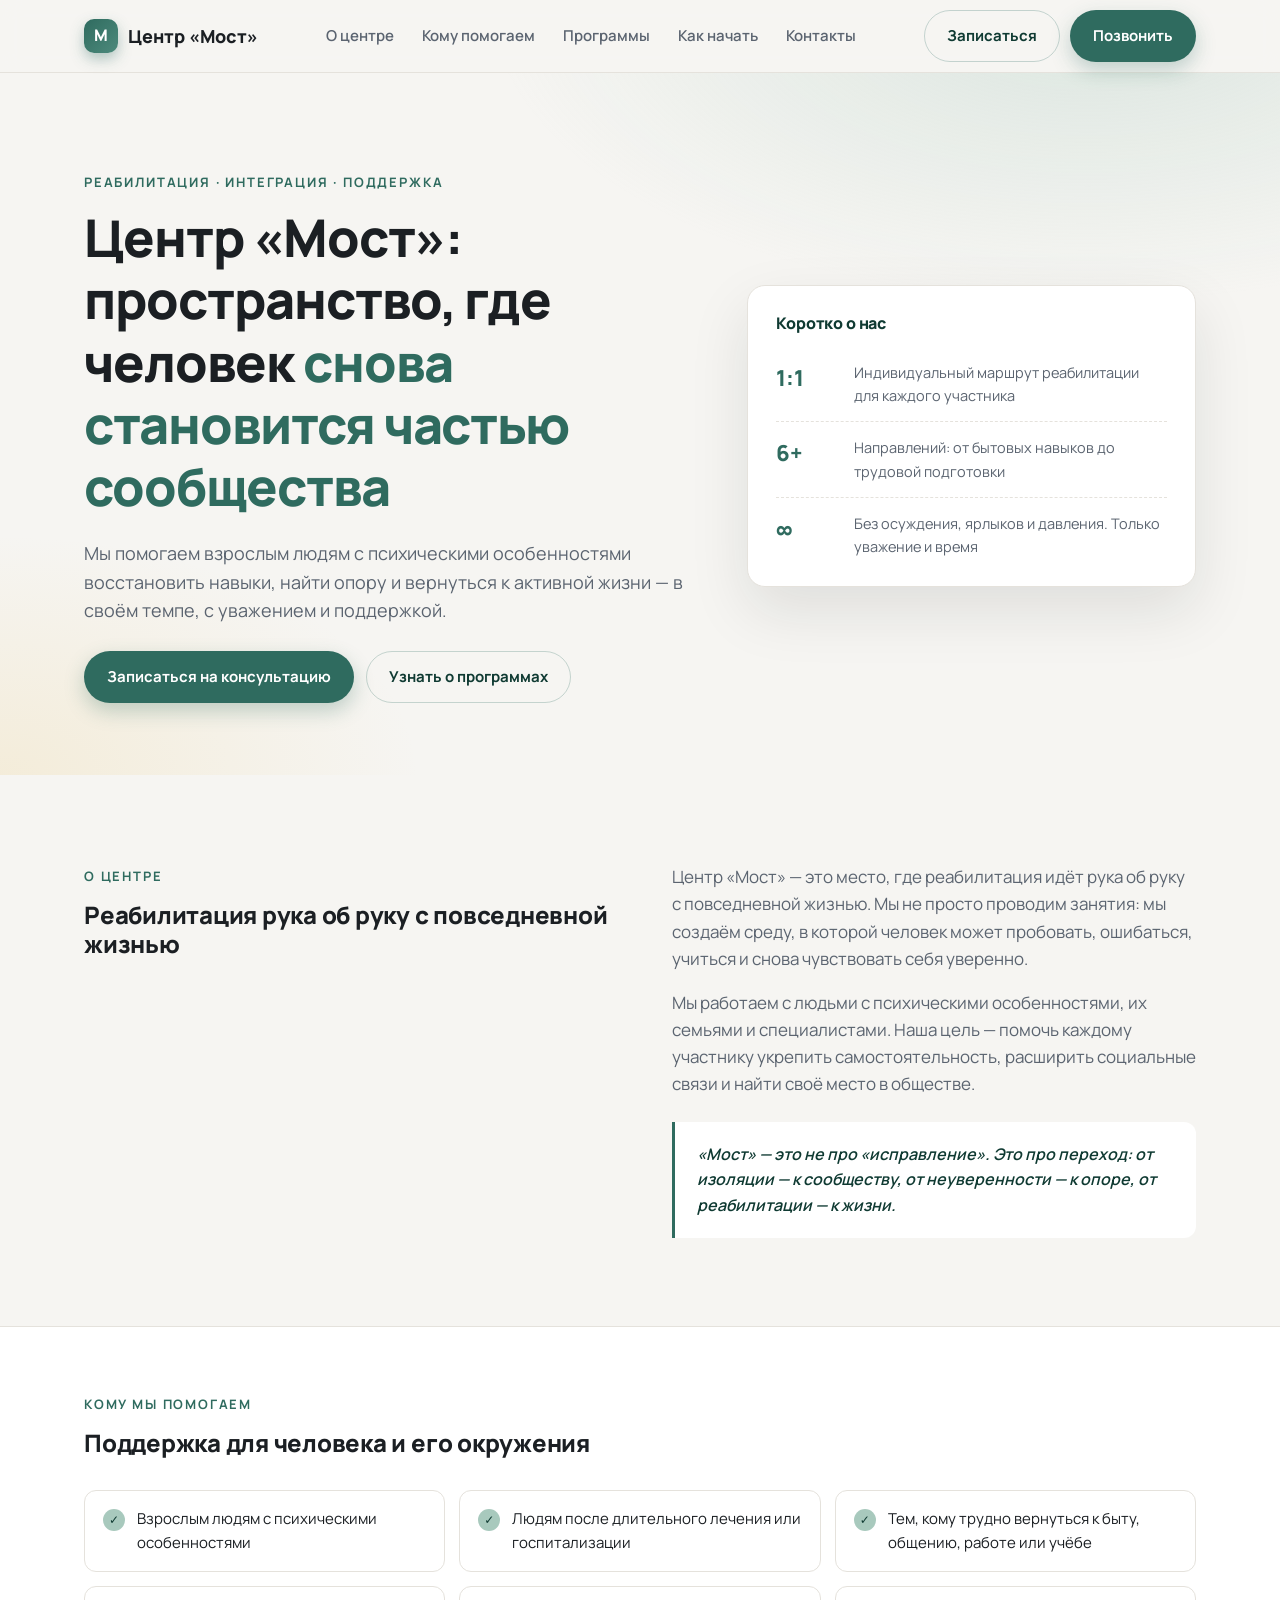
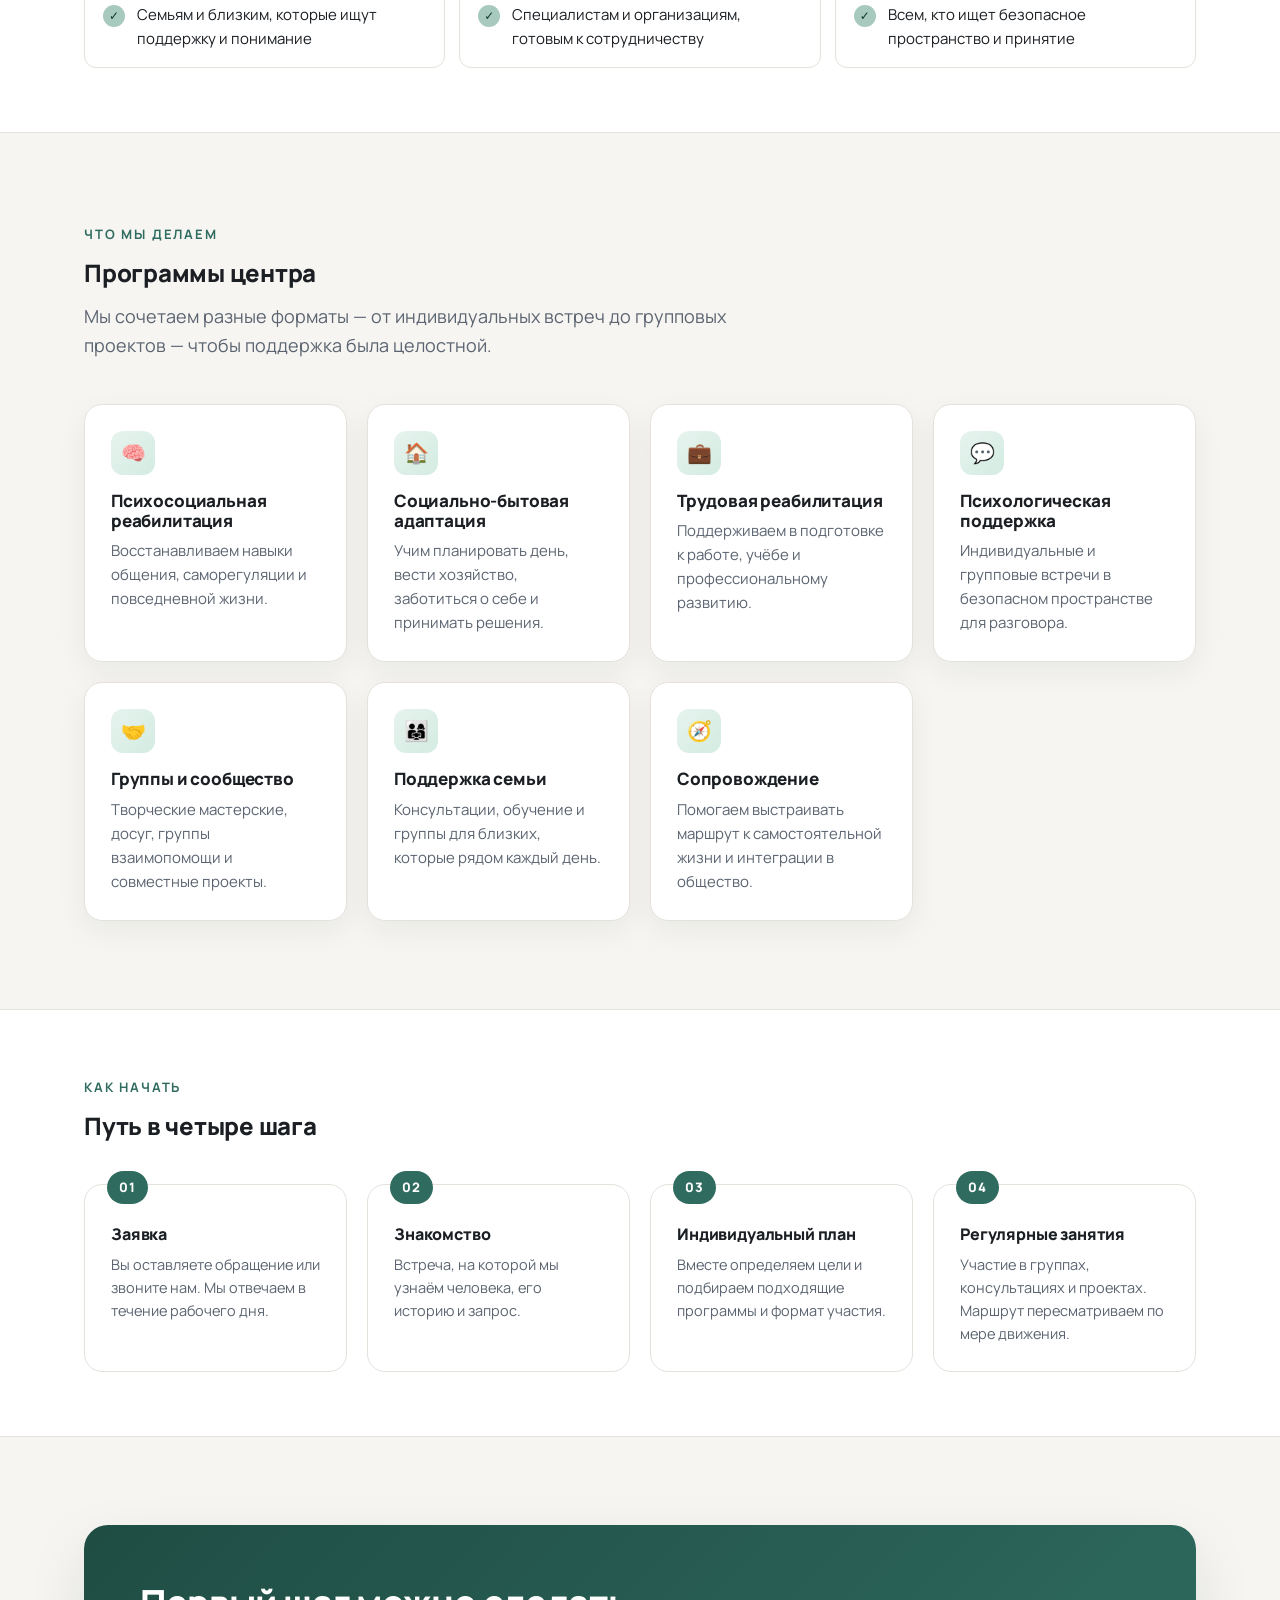
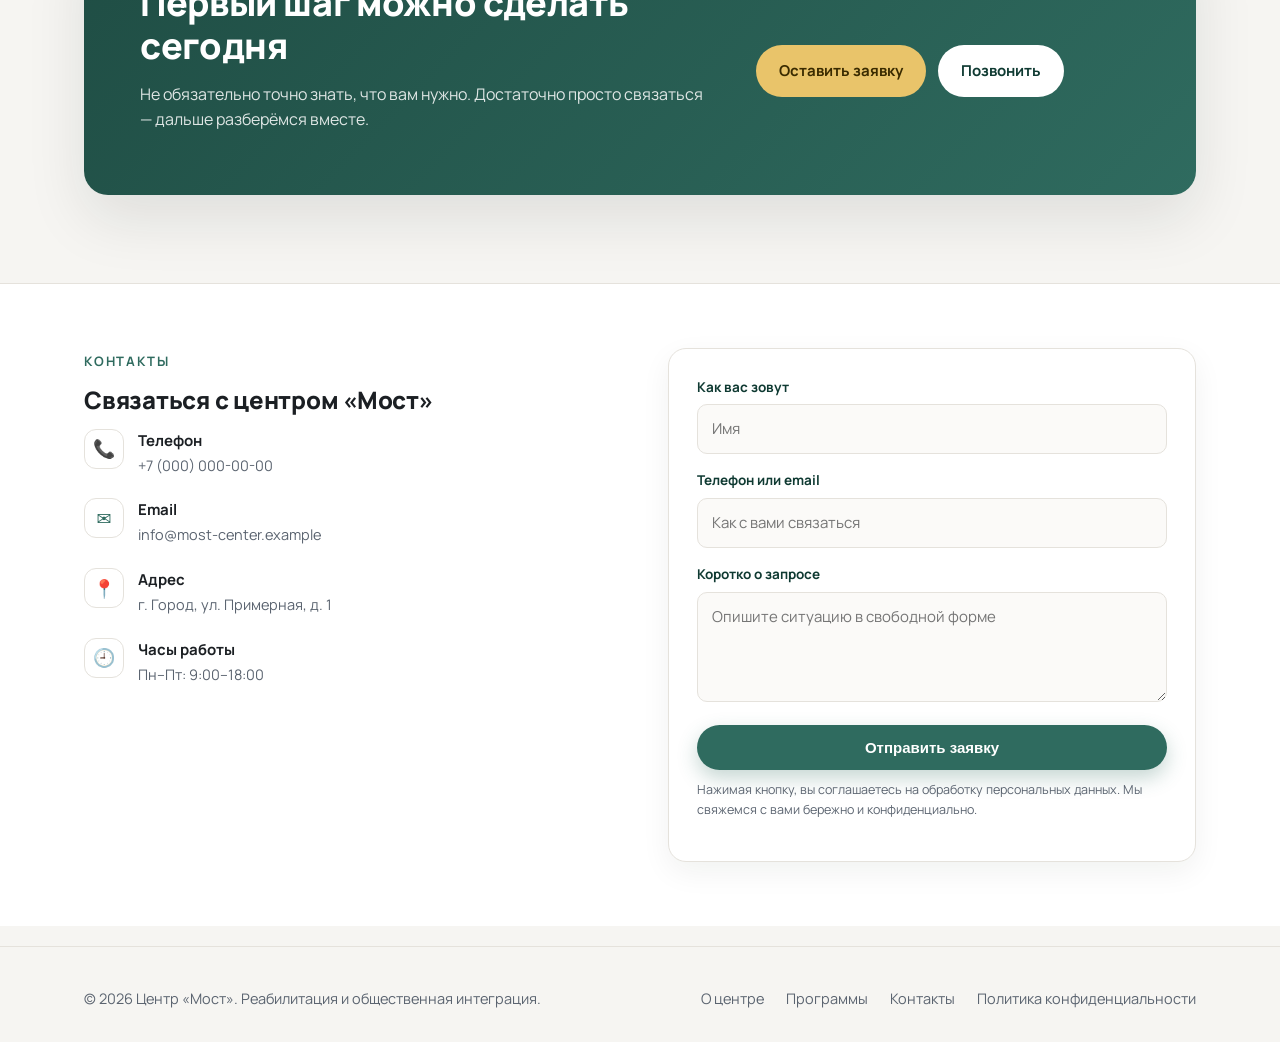
<file: templates/test/index.html>
<!DOCTYPE html>
<html lang="ru">
<head>
  <meta charset="UTF-8">
  <meta name="viewport" content="width=device-width, initial-scale=1.0">
  <title>Центр «Мост» — реабилитация и общественная интеграция</title>
  <meta name="description" content="Центр «Мост» — психосоциальная реабилитация и общественная интеграция людей с психическими особенностями. Поддержка, сопровождение, группы, помощь семье.">
  <link rel="preconnect" href="https://fonts.googleapis.com">
  <link rel="preconnect" href="https://fonts.gstatic.com" crossorigin>
  <link href="https://fonts.googleapis.com/css2?family=Manrope:wght@400;500;600;700;800&display=swap" rel="stylesheet">
  <style>
    :root{
      --bg:#f6f5f2;
      --surface:#ffffff;
      --ink:#1b1f23;
      --muted:#5b6470;
      --line:#e5e2dc;
      --brand:#2f6b5f;
      --brand-2:#a8c9bd;
      --brand-ink:#0f3a32;
      --accent:#e9c46a;
      --radius:18px;
      --radius-sm:12px;
      --shadow:0 10px 30px rgba(20,30,25,.06);
      --shadow-lg:0 24px 60px rgba(20,30,25,.10);
      --maxw:1160px;
    }

    *,*::before,*::after{box-sizing:border-box}
    html{scroll-behavior:smooth}
    body{
      margin:0;
      font-family:'Manrope',system-ui,-apple-system,Segoe UI,Roboto,sans-serif;
      color:var(--ink);
      background:var(--bg);
      line-height:1.6;
      -webkit-font-smoothing:antialiased;
    }
    img{max-width:100%;display:block}
    a{color:inherit;text-decoration:none}
    h1,h2,h3,h4{line-height:1.2;margin:0 0 .6em;font-weight:800;letter-spacing:-.01em}
    p{margin:0 0 1em}
    ul{margin:0;padding:0;list-style:none}

    .wrap{max-width:var(--maxw);margin:0 auto;padding:0 24px}
    .section{padding:88px 0}
    .section--tight{padding:64px 0}
    .eyebrow{
      display:inline-block;
      font-size:13px;
      font-weight:700;
      letter-spacing:.14em;
      text-transform:uppercase;
      color:var(--brand);
      margin-bottom:14px;
    }
    .lead{font-size:18px;color:var(--muted);max-width:60ch}

    /* Header */
    header.site{
      position:sticky;top:0;z-index:50;
      background:rgba(246,245,242,.85);
      backdrop-filter:blur(10px);
      border-bottom:1px solid var(--line);
    }
    .nav{
      display:flex;align-items:center;justify-content:space-between;
      height:72px;
    }
    .logo{
      display:flex;align-items:center;gap:10px;font-weight:800;font-size:18px;
    }
    .logo-mark{
      width:34px;height:34px;border-radius:10px;
      background:linear-gradient(135deg,var(--brand) 0%, #4d8a7c 100%);
      display:grid;place-items:center;color:#fff;font-size:16px;font-weight:800;
      box-shadow:0 6px 14px rgba(47,107,95,.35);
    }
    .nav-links{display:flex;gap:28px;align-items:center}
    .nav-links a{font-size:15px;font-weight:600;color:var(--muted);transition:color .2s}
    .nav-links a:hover{color:var(--brand)}
    .btn{
      display:inline-flex;align-items:center;justify-content:center;gap:8px;
      padding:13px 22px;border-radius:999px;font-weight:700;font-size:15px;
      border:1px solid transparent;cursor:pointer;transition:.2s;white-space:nowrap;
    }
    .btn--primary{background:var(--brand);color:#fff;box-shadow:0 8px 20px rgba(47,107,95,.28)}
    .btn--primary:hover{background:var(--brand-ink);transform:translateY(-1px)}
    .btn--ghost{background:transparent;color:var(--brand-ink);border-color:rgba(47,107,95,.25)}
    .btn--ghost:hover{background:#fff;border-color:var(--brand)}
    .btn--light{background:#fff;color:var(--brand-ink)}
    .btn--light:hover{background:#f0faf7}
    .nav-cta{display:flex;gap:10px;align-items:center}
    .burger{display:none;background:none;border:0;padding:8px;cursor:pointer}
    .burger span{display:block;width:22px;height:2px;background:var(--ink);margin:5px 0;border-radius:2px}

    /* Hero */
    .hero{
      padding:96px 0 72px;
      background:
        radial-gradient(1000px 500px at 85% -10%, rgba(168,201,189,.35), transparent 60%),
        radial-gradient(700px 400px at 0% 100%, rgba(233,196,106,.18), transparent 60%);
    }
    .hero-grid{
      display:grid;grid-template-columns:1.15fr .85fr;gap:56px;align-items:center;
    }
    .hero h1{
      font-size:clamp(32px,4.2vw,52px);
      letter-spacing:-.02em;
      margin-bottom:20px;
    }
    .hero h1 .accent{
      color:var(--brand);
      position:relative;
    }
    .hero-actions{display:flex;gap:12px;flex-wrap:wrap;margin-top:26px}
    .hero-card{
      background:var(--surface);
      border-radius:var(--radius);
      box-shadow:var(--shadow-lg);
      padding:28px;
      border:1px solid var(--line);
    }
    .hero-card h3{font-size:16px;margin-bottom:14px;color:var(--brand-ink)}
    .stat{display:flex;gap:14px;align-items:flex-start;padding:14px 0;border-bottom:1px dashed var(--line)}
    .stat:last-child{border-bottom:0;padding-bottom:0}
    .stat-num{font-weight:800;font-size:22px;color:var(--brand);min-width:64px}
    .stat-text{font-size:14.5px;color:var(--muted)}

    /* About */
    .about-grid{display:grid;grid-template-columns:1fr 1fr;gap:64px;align-items:start}
    .about-text p{color:var(--muted);font-size:17px}
    .quote{
      margin-top:24px;padding:20px 22px;border-left:3px solid var(--brand);
      background:#fff;border-radius:0 var(--radius-sm) var(--radius-sm) 0;
      font-style:italic;color:var(--brand-ink);font-weight:600;
    }

    /* Cards */
    .cards{
      display:grid;grid-template-columns:repeat(auto-fit,minmax(260px,1fr));
      gap:20px;margin-top:44px;
    }
    .card{
      background:var(--surface);border:1px solid var(--line);
      border-radius:var(--radius);padding:26px;
      transition:.25s;box-shadow:var(--shadow);
    }
    .card:hover{transform:translateY(-4px);box-shadow:var(--shadow-lg);border-color:var(--brand-2)}
    .card-icon{
      width:44px;height:44px;border-radius:12px;display:grid;place-items:center;
      background:linear-gradient(135deg,#e7f3ee,#d3ece2);color:var(--brand);
      font-size:20px;margin-bottom:16px;
    }
    .card h3{font-size:17px;margin-bottom:8px}
    .card p{color:var(--muted);font-size:15px;margin:0}

    /* Audience */
    .audience-list{display:grid;grid-template-columns:repeat(auto-fit,minmax(280px,1fr));gap:14px;margin-top:32px}
    .audience-item{
      display:flex;gap:12px;align-items:flex-start;
      background:#fff;border:1px solid var(--line);border-radius:var(--radius-sm);
      padding:16px 18px;font-size:15px;
    }
    .audience-item .dot{
      flex:0 0 auto;width:22px;height:22px;border-radius:50%;
      background:var(--brand-2);color:var(--brand-ink);
      display:grid;place-items:center;font-size:12px;font-weight:800;margin-top:2px;
    }

    /* Steps */
    .steps{
      display:grid;grid-template-columns:repeat(auto-fit,minmax(220px,1fr));
      gap:20px;margin-top:44px;counter-reset:step;
    }
    .step{
      background:#fff;border:1px solid var(--line);border-radius:var(--radius);
      padding:26px;position:relative;
    }
    .step::before{
      counter-increment:step;content:counter(step,decimal-leading-zero);
      position:absolute;top:-14px;left:22px;
      background:var(--brand);color:#fff;font-weight:800;font-size:13px;
      padding:6px 12px;border-radius:999px;letter-spacing:.06em;
    }
    .step h4{font-size:16px;margin:14px 0 8px}
    .step p{color:var(--muted);font-size:14.5px;margin:0}

    /* CTA */
    .cta{
      background:linear-gradient(135deg,#1f4d44 0%, #2f6b5f 100%);
      color:#fff;border-radius:24px;padding:56px;
      display:grid;grid-template-columns:1.2fr .8fr;gap:40px;align-items:center;
      box-shadow:var(--shadow-lg);
    }
    .cta h2{font-size:clamp(26px,3vw,36px);color:#fff;margin-bottom:14px}
    .cta p{color:rgba(255,255,255,.85);font-size:16px;margin:0 0 6px}
    .cta-actions{display:flex;gap:12px;flex-wrap:wrap;margin-top:22px}
    .cta .btn--primary{background:var(--accent);color:#3a2b00;box-shadow:none}
    .cta .btn--primary:hover{background:#f0cf7c;color:#3a2b00}

    /* Contact */
    .contact-grid{display:grid;grid-template-columns:1fr 1fr;gap:56px;align-items:start}
    .contact-info{display:flex;flex-direction:column;gap:20px}
    .contact-item{display:flex;gap:14px;align-items:flex-start}
    .contact-item .ico{
      width:40px;height:40px;border-radius:12px;background:#fff;border:1px solid var(--line);
      display:grid;place-items:center;font-size:18px;color:var(--brand);flex:0 0 auto;
    }
    .contact-item b{display:block;font-size:15px}
    .contact-item span{color:var(--muted);font-size:14.5px}

    form{background:#fff;border:1px solid var(--line);border-radius:var(--radius);padding:28px;box-shadow:var(--shadow)}
    .field{margin-bottom:16px}
    .field label{display:block;font-size:13.5px;font-weight:700;margin-bottom:6px;color:var(--brand-ink)}
    .field input,.field textarea{
      width:100%;padding:12px 14px;border:1px solid var(--line);border-radius:10px;
      font:inherit;font-size:15px;background:#fbfaf8;transition:.2s;
    }
    .field input:focus,.field textarea:focus{
      outline:none;border-color:var(--brand);background:#fff;
      box-shadow:0 0 0 4px rgba(47,107,95,.12);
    }
    .field textarea{resize:vertical;min-height:110px}
    .form-note{font-size:12.5px;color:var(--muted);margin-top:10px}

    /* Footer */
    footer.site{
      border-top:1px solid var(--line);padding:40px 0 32px;margin-top:20px;
      color:var(--muted);font-size:14.5px;
    }
    .foot-grid{display:flex;justify-content:space-between;gap:24px;flex-wrap:wrap;align-items:center}
    .foot-links{display:flex;gap:22px;flex-wrap:wrap}
    .foot-links a:hover{color:var(--brand)}

    /* Responsive */
    @media (max-width: 900px){
      .hero-grid,.about-grid,.contact-grid{grid-template-columns:1fr;gap:36px}
      .cta{grid-template-columns:1fr;padding:36px;gap:20px}
      .nav-links{display:none}
      .nav-links.open{
        display:flex;position:absolute;top:72px;left:0;right:0;
        flex-direction:column;background:#fff;padding:20px;
        border-bottom:1px solid var(--line);gap:16px;
      }
      .nav-cta .btn--ghost{display:none}
      .burger{display:block}
      .section{padding:64px 0}
    }
    @media (max-width: 520px){
      .hero{padding:64px 0 40px}
      .cta{padding:28px}
      .hero-actions .btn, .cta-actions .btn{width:100%}
    }
  </style>
</head>
<body>

<!-- HEADER -->
<header class="site">
  <div class="wrap nav">
    <a class="logo" href="#">
      <span class="logo-mark">М</span>
      Центр «Мост»
    </a>
    <nav class="nav-links" id="navLinks">
      <a href="#about">О центре</a>
      <a href="#help">Кому помогаем</a>
      <a href="#programs">Программы</a>
      <a href="#path">Как начать</a>
      <a href="#contact">Контакты</a>
    </nav>
    <div class="nav-cta">
      <a class="btn btn--ghost" href="#contact">Записаться</a>
      <a class="btn btn--primary" href="tel:+70000000000">Позвонить</a>
      <button class="burger" id="burger" aria-label="Меню">
        <span></span><span></span><span></span>
      </button>
    </div>
  </div>
</header>

<!-- HERO -->
<section class="hero">
  <div class="wrap hero-grid">
    <div>
      <span class="eyebrow">Реабилитация · Интеграция · Поддержка</span>
      <h1>Центр «Мост»: пространство, где человек <span class="accent">снова становится частью сообщества</span></h1>
      <p class="lead">
        Мы помогаем взрослым людям с психическими особенностями восстановить навыки,
        найти опору и вернуться к активной жизни — в своём темпе, с уважением и поддержкой.
      </p>
      <div class="hero-actions">
        <a class="btn btn--primary" href="#contact">Записаться на консультацию</a>
        <a class="btn btn--ghost" href="#programs">Узнать о программах</a>
      </div>
    </div>
    <aside class="hero-card">
      <h3>Коротко о нас</h3>
      <div class="stat">
        <div class="stat-num">1:1</div>
        <div class="stat-text">Индивидуальный маршрут реабилитации для каждого участника</div>
      </div>
      <div class="stat">
        <div class="stat-num">6+</div>
        <div class="stat-text">Направлений: от бытовых навыков до трудовой подготовки</div>
      </div>
      <div class="stat">
        <div class="stat-num">∞</div>
        <div class="stat-text">Без осуждения, ярлыков и давления. Только уважение и время</div>
      </div>
    </aside>
  </div>
</section>

<!-- ABOUT -->
<section class="section" id="about">
  <div class="wrap about-grid">
    <div>
      <span class="eyebrow">О центре</span>
      <h2>Реабилитация рука об руку с повседневной жизнью</h2>
    </div>
    <div class="about-text">
      <p>
        Центр «Мост» — это место, где реабилитация идёт рука об руку с повседневной жизнью.
        Мы не просто проводим занятия: мы создаём среду, в которой человек может пробовать,
        ошибаться, учиться и снова чувствовать себя уверенно.
      </p>
      <p>
        Мы работаем с людьми с психическими особенностями, их семьями и специалистами.
        Наша цель — помочь каждому участнику укрепить самостоятельность, расширить
        социальные связи и найти своё место в обществе.
      </p>
      <div class="quote">
        «Мост» — это не про «исправление». Это про переход: от изоляции — к сообществу,
        от неуверенности — к опоре, от реабилитации — к жизни.
      </div>
    </div>
  </div>
</section>

<!-- HELP -->
<section class="section section--tight" id="help" style="background:#fff;border-block:1px solid var(--line);">
  <div class="wrap">
    <span class="eyebrow">Кому мы помогаем</span>
    <h2>Поддержка для человека и его окружения</h2>
    <div class="audience-list">
      <div class="audience-item"><span class="dot">✓</span> Взрослым людям с психическими особенностями</div>
      <div class="audience-item"><span class="dot">✓</span> Людям после длительного лечения или госпитализации</div>
      <div class="audience-item"><span class="dot">✓</span> Тем, кому трудно вернуться к быту, общению, работе или учёбе</div>
      <div class="audience-item"><span class="dot">✓</span> Семьям и близким, которые ищут поддержку и понимание</div>
      <div class="audience-item"><span class="dot">✓</span> Специалистам и организациям, готовым к сотрудничеству</div>
      <div class="audience-item"><span class="dot">✓</span> Всем, кто ищет безопасное пространство и принятие</div>
    </div>
  </div>
</section>

<!-- PROGRAMS -->
<section class="section" id="programs">
  <div class="wrap">
    <span class="eyebrow">Что мы делаем</span>
    <h2>Программы центра</h2>
    <p class="lead">Мы сочетаем разные форматы — от индивидуальных встреч до групповых проектов — чтобы поддержка была целостной.</p>

    <div class="cards">
      <article class="card">
        <div class="card-icon">🧠</div>
        <h3>Психосоциальная реабилитация</h3>
        <p>Восстанавливаем навыки общения, саморегуляции и повседневной жизни.</p>
      </article>
      <article class="card">
        <div class="card-icon">🏠</div>
        <h3>Социально-бытовая адаптация</h3>
        <p>Учим планировать день, вести хозяйство, заботиться о себе и принимать решения.</p>
      </article>
      <article class="card">
        <div class="card-icon">💼</div>
        <h3>Трудовая реабилитация</h3>
        <p>Поддерживаем в подготовке к работе, учёбе и профессиональному развитию.</p>
      </article>
      <article class="card">
        <div class="card-icon">💬</div>
        <h3>Психологическая поддержка</h3>
        <p>Индивидуальные и групповые встречи в безопасном пространстве для разговора.</p>
      </article>
      <article class="card">
        <div class="card-icon">🤝</div>
        <h3>Группы и сообщество</h3>
        <p>Творческие мастерские, досуг, группы взаимопомощи и совместные проекты.</p>
      </article>
      <article class="card">
        <div class="card-icon">👨‍👩‍👧</div>
        <h3>Поддержка семьи</h3>
        <p>Консультации, обучение и группы для близких, которые рядом каждый день.</p>
      </article>
      <article class="card">
        <div class="card-icon">🧭</div>
        <h3>Сопровождение</h3>
        <p>Помогаем выстраивать маршрут к самостоятельной жизни и интеграции в общество.</p>
      </article>
    </div>
  </div>
</section>

<!-- PATH -->
<section class="section section--tight" id="path" style="background:#fff;border-block:1px solid var(--line);">
  <div class="wrap">
    <span class="eyebrow">Как начать</span>
    <h2>Путь в четыре шага</h2>
    <div class="steps">
      <div class="step">
        <h4>Заявка</h4>
        <p>Вы оставляете обращение или звоните нам. Мы отвечаем в течение рабочего дня.</p>
      </div>
      <div class="step">
        <h4>Знакомство</h4>
        <p>Встреча, на которой мы узнаём человека, его историю и запрос.</p>
      </div>
      <div class="step">
        <h4>Индивидуальный план</h4>
        <p>Вместе определяем цели и подбираем подходящие программы и формат участия.</p>
      </div>
      <div class="step">
        <h4>Регулярные занятия</h4>
        <p>Участие в группах, консультациях и проектах. Маршрут пересматриваем по мере движения.</p>
      </div>
    </div>
  </div>
</section>

<!-- CTA -->
<section class="section">
  <div class="wrap">
    <div class="cta">
      <div>
        <h2>Первый шаг можно сделать сегодня</h2>
        <p>Не обязательно точно знать, что вам нужно. Достаточно просто связаться — дальше разберёмся вместе.</p>
      </div>
      <div class="cta-actions">
        <a class="btn btn--primary" href="#contact">Оставить заявку</a>
        <a class="btn btn--light" href="tel:+70000000000">Позвонить</a>
      </div>
    </div>
  </div>
</section>

<!-- CONTACT -->
<section class="section section--tight" id="contact" style="background:#fff;border-top:1px solid var(--line);">
  <div class="wrap contact-grid">
    <div>
      <span class="eyebrow">Контакты</span>
      <h2>Связаться с центром «Мост»</h2>
      <div class="contact-info">
        <div class="contact-item">
          <div class="ico">📞</div>
          <div><b>Телефон</b><span>+7 (000) 000-00-00</span></div>
        </div>
        <div class="contact-item">
          <div class="ico">✉️</div>
          <div><b>Email</b><span>info@most-center.example</span></div>
        </div>
        <div class="contact-item">
          <div class="ico">📍</div>
          <div><b>Адрес</b><span>г. Город, ул. Примерная, д. 1</span></div>
        </div>
        <div class="contact-item">
          <div class="ico">🕘</div>
          <div><b>Часы работы</b><span>Пн–Пт: 9:00–18:00</span></div>
        </div>
      </div>
    </div>

    <form action="#" method="post" novalidate>
      <div class="field">
        <label for="name">Как вас зовут</label>
        <input id="name" name="name" type="text" placeholder="Имя" required>
      </div>
      <div class="field">
        <label for="phone">Телефон или email</label>
        <input id="phone" name="contact" type="text" placeholder="Как с вами связаться" required>
      </div>
      <div class="field">
        <label for="msg">Коротко о запросе</label>
        <textarea id="msg" name="message" placeholder="Опишите ситуацию в свободной форме"></textarea>
      </div>
      <button type="submit" class="btn btn--primary" style="width:100%">Отправить заявку</button>
      <p class="form-note">Нажимая кнопку, вы соглашаетесь на обработку персональных данных. Мы свяжемся с вами бережно и конфиденциально.</p>
    </form>
  </div>
</section>

<!-- FOOTER -->
<footer class="site">
  <div class="wrap foot-grid">
    <div>© <span id="year"></span> Центр «Мост». Реабилитация и общественная интеграция.</div>
    <nav class="foot-links">
      <a href="#about">О центре</a>
      <a href="#programs">Программы</a>
      <a href="#contact">Контакты</a>
      <a href="#">Политика конфиденциальности</a>
    </nav>
  </div>
</footer>

<script>
  // Год в футере
  document.getElementById('year').textContent = new Date().getFullYear();

  // Мобильное меню
  const burger = document.getElementById('burger');
  const navLinks = document.getElementById('navLinks');
  burger.addEventListener('click', () => navLinks.classList.toggle('open'));
  navLinks.addEventListener('click', e => {
    if (e.target.tagName === 'A') navLinks.classList.remove('open');
  });
</script>
</body>
</html>
</file>
